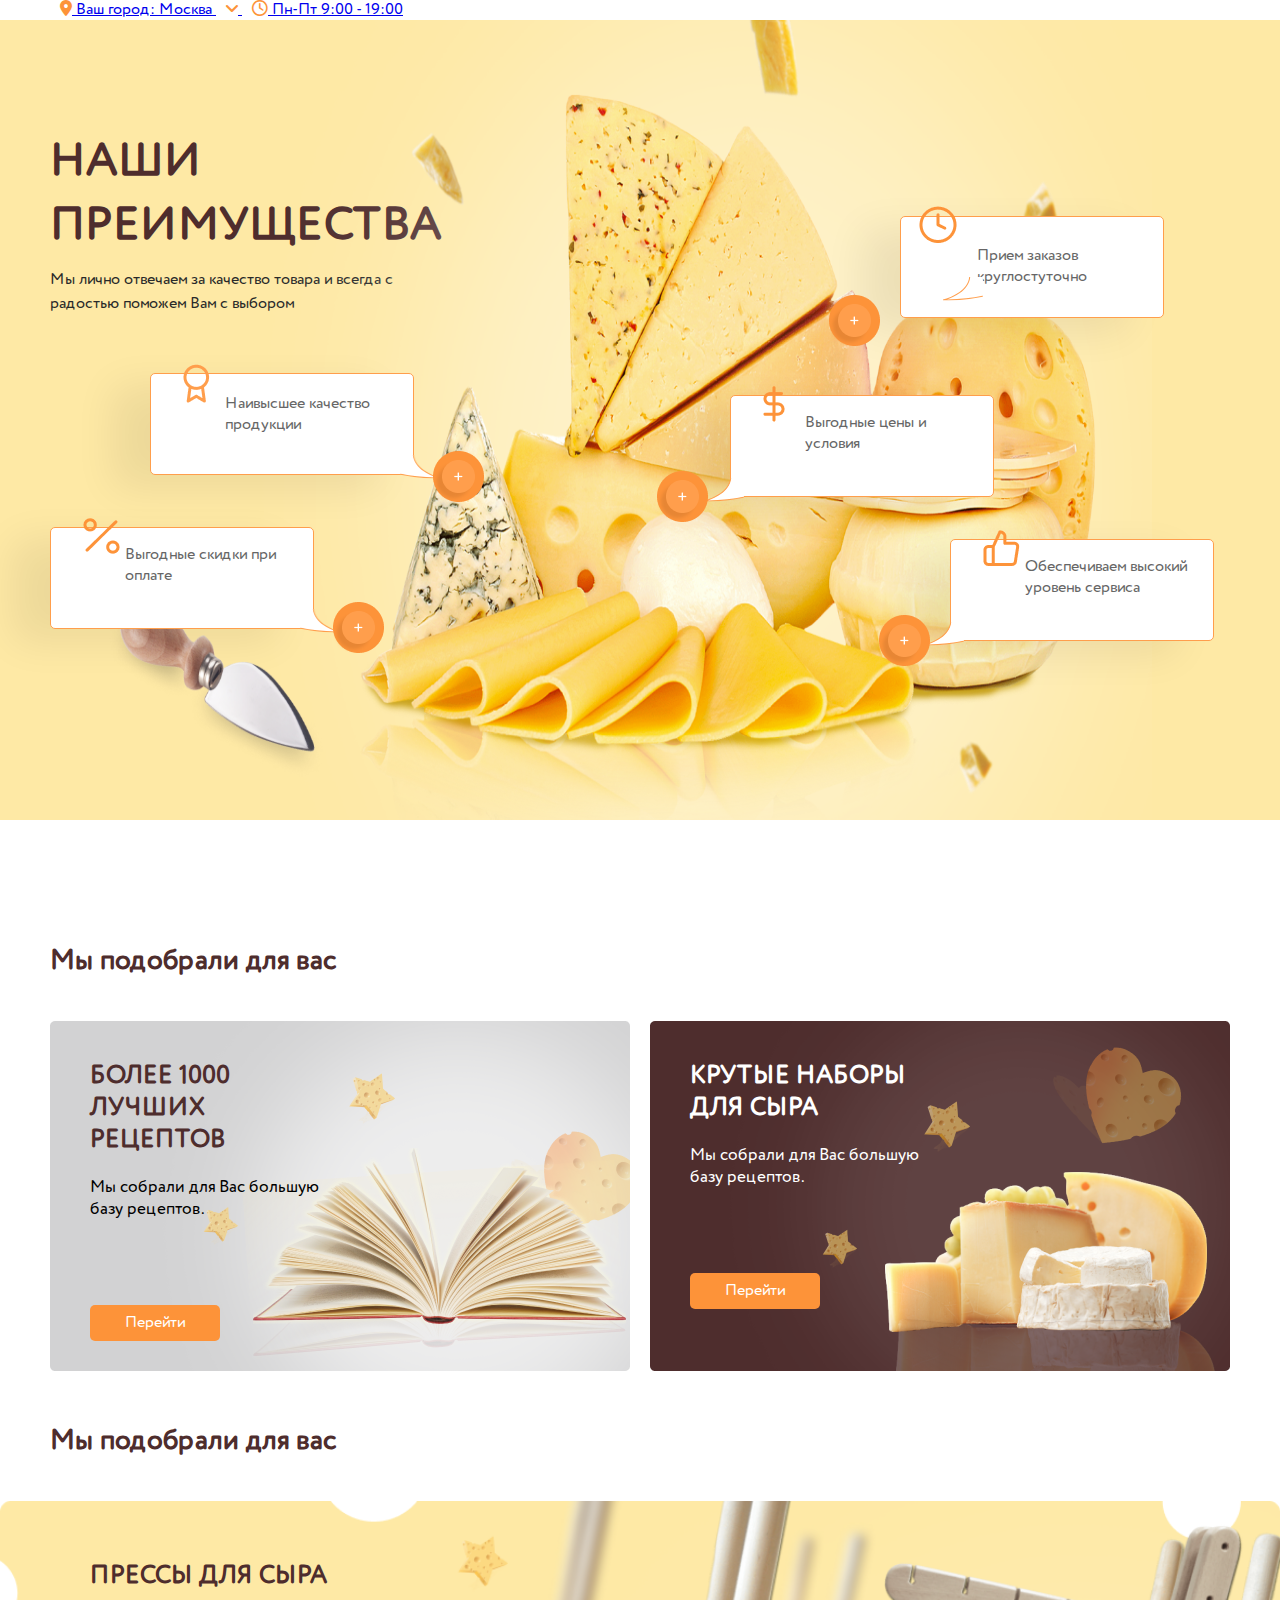
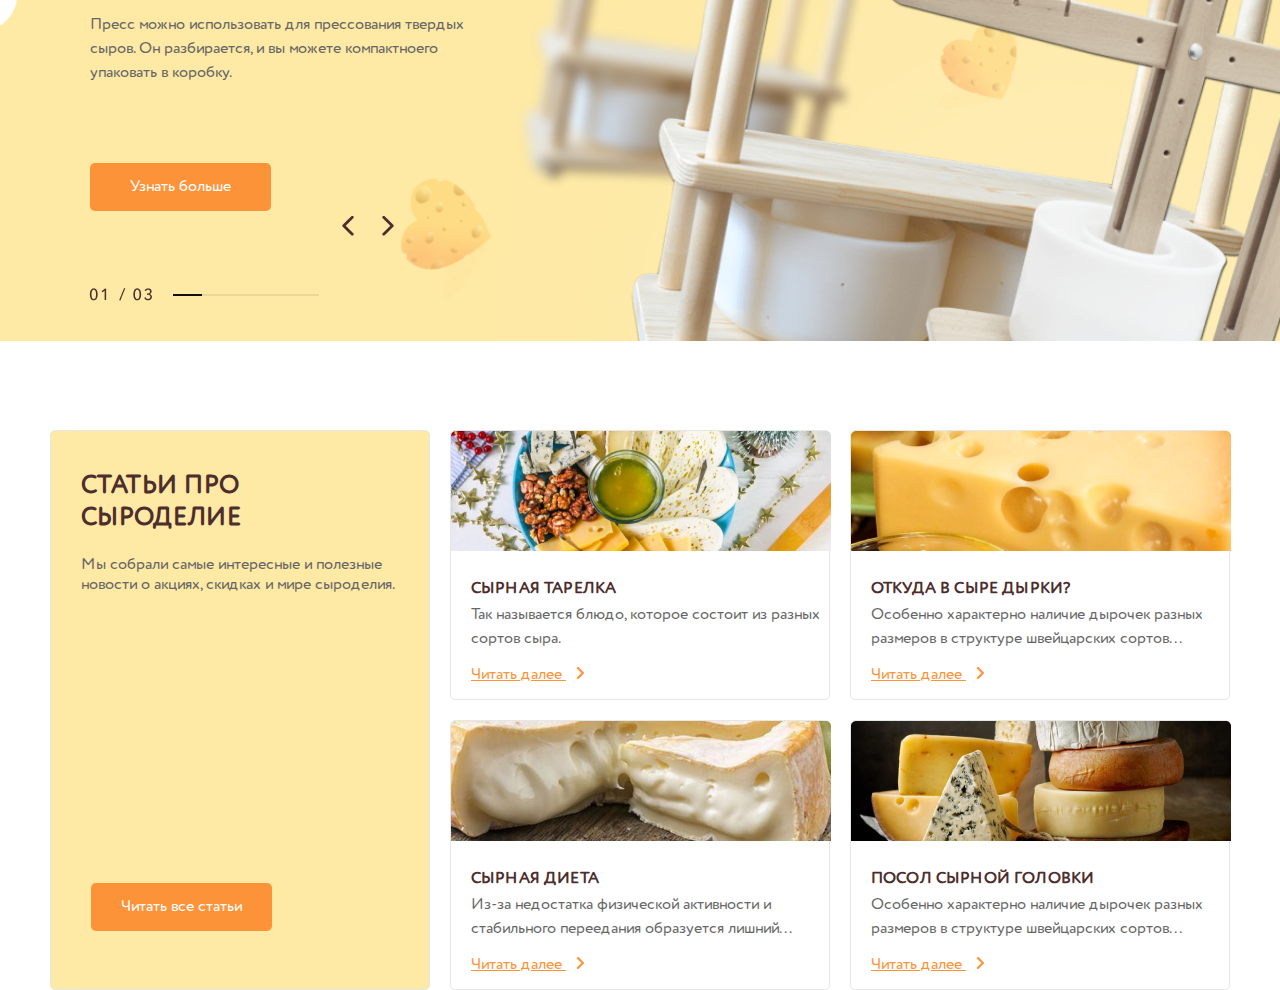
<file: index.html>
<!DOCTYPE html>
<html lang="en">

<head>
  <meta charset="UTF-8">
  <meta http-equiv="X-UA-Compatible" content="IE=edge">
  <meta name="viewport" content="width=device-width, initial-scale=1.0">
  <title>Git</title>
  <link rel="stylesheet" href="./css/all.min.css">
  <link rel="stylesheet" href="./fonts/stylesheet.css">
  <link rel="stylesheet" href="./css/style.css">

</head>

<body>
  <header class="header">
    <div class="header__top">
      <div class="container header__block">
        <div class="header__map">
          <a href="#" class="header__map-loc">
            <i class="fas fa-map-marker-alt"></i>
            Ваш город: Москва
            <i class="fas fa-angle-down"></i>
          </a>
          <a href="#" class="header__map-loc">
            <i class="far fa-clock"></i>
            Пн-Пт 9:00 - 19:00
          </a>
        </div>
      </div>
    </div>
    <nav class="header__nav">
      <!-- <h1>salom bu men</h1>
      <p>
        Lorem ipsum dolor sit amet consectetur adipisicing elit. Cum distinctio ab, numquam perferendis ducimus dolore error quod dignissimos in minus quidem, corrupti neque, quam officiis magni libero at nisi assumenda omnis. Rerum temporibus sint assumenda similique cumque qui illo impedit doloribus at quam hic perferendis, maiores magni consequatur facilis neque veritatis magnam quisquam in iusto deleniti fugit numquam. Blanditiis dolore, maiores necessitatibus quo id, est quidem deserunt, modi quaerat illo pariatur ratione eligendi optio vel. Veniam doloribus architecto laborum ipsa blanditiis nihil quia culpa quisquam delectus? Consequatur maiores qui blanditiis dicta architecto, ipsa unde dolorem eius? Fugit rem unde nam!
      </p> -->
    </nav>
  </header>


  <main>
    <section class="begzod">

    </section>

    <section class="nozim">
      <div class="nozim__top">
        <img class="top__in" src="./img/Mask Group (4).png" alt="">
        <div class="container">
          <h2 class="top__title">Наши преимущества</h2>
          <p class="top__text">Мы лично отвечаем за качество товара и всегда
            с радостью поможем Вам с выбором</p>
          <div class="card">
            <div class="card__item one">
              <a href="#" class="soat"><img src="./img/card soat.png" alt=""></a>
              <img class="svg" src="./img/icon10.svg" alt="">
              <a href="#"><img class="rise" src="./img/Rise +.png" alt=""></a>
              <p class="card__text">Прием заказов круглостуточно</p>
            </div>
            <div class="card__item two">
              <a href="#" class="soat "><img class="bayroq" src="./img/card-bayroq.png" alt=""></a>
              <img class="svg svg__two" src="./img/icon10.svg" alt="">
              <a href="#"><img class="rise rise__two" src="./img/Rise +.png" alt=""></a>
              <p class="card__text card__text-two">Наивысшее качество продукции</p>
            </div>
            <div class="card__item thre">
              <a href="#" class="soat "><img class="dollar" src="./img/card dollar.png" alt=""></a>
              <img class="svg svg__thre" src="./img/icon10.svg" alt="">
              <a href="#"><img class="rise rise__thre" src="./img/Rise +.png" alt=""></a>
              <p class="card__text card__text-two">Выгодные цены и условия</p>
            </div>
            <div class="card__item fou">
              <a href="#" class="soat "><img class="dollar" src="./img/card foiz.png" alt=""></a>
              <img class="svg svg__fou" src="./img/icon10.svg" alt="">
              <a href="#"><img class="rise rise__fou" src="./img/Rise +.png" alt=""></a>
              <p class="card__text card__text-two">Выгодные скидки при оплате</p>
            </div>
            <div class="card__item fie">
              <a href="#" class="soat "><img class="dollar" src="./img/class.png" alt=""></a>
              <img class="svg svg__four" src="./img/icon10.svg" alt="">
              <a href="#"><img class="rise rise__four" src="./img/Rise +.png" alt=""></a>
              <p class="card__text card__text-two">Обеспечиваем высокий уровень сервиса</p>
            </div>
          </div>

          <div class="nozim__main">
            <h1 class="nozim__title">Мы подобрали для вас</h1>
            <div class="image">
              <div class="one__img">
                <h1 class="img__title">более 1000 лучших рецептов</h1>
                <p class="img__text">Мы собрали для Вас большую
                  базу рецептов.</p>
                <a href="#" class="btn">Перейти</a>
              </div>
              <div class="two__img">
                <h1 class="img__title img__title-two">крутые Наборы для сыра</h1>
                <p class="img__text img__text-two">Мы собрали для Вас большую
                  базу рецептов.</p>
                <a href="#" class="btn">Перейти</a>
              </div>
            </div>
            <h1 class="nozim__title nozim__title-two">Мы подобрали для вас</h1>

          </div>
        </div>
        <div class="center__img">
          <div class="container">
            <h1 class="img__title center__title">Прессы для сыра</h1>
            <p class="img__text center__text">Пресс можно использовать для прессования твердых сыров. Он разбирается, и
              вы можете компактноего упаковать в коробку.</p>
            <a href="#" class="btn btn__two">Узнать больше</a>
            <a href="#"><img class="navigation" src="./img/Navigation.png" alt=""></a>
          </div>
        </div>
      </div>
      <div class="container">
        <div class="grid">
          <div class="grid__item">
            <h1 class="img__title grid__title">Статьи про сыроделие</h1>
            <p class="img__text grid__text">Мы собрали самые интересные и полезные новости о акциях, скидках и мире
              сыроделия.</p>
            <a href="#" class="btn grid__btn">Читать все статьи</a>
          </div>
          <div class="grid__item">
            <img src="./img/grid1.png" alt="">
            <h3 class="syro__title">Сырная тарелка</h3>
            <p class="syro__text">Так называется блюдо, которое состоит из разных сортов сыра. </p>
            <a href="#" class="chitat">Читать далее </a>
            <i class="fa-solid fa-angle-right"></i>
          </div>
          <div class="grid__item">
            <img src="./img/grid2.png" alt="">
            <h3 class="syro__title">Откуда в сыре дырки?</h3>
            <p class="syro__text">Особенно характерно наличие дырочек разных размеров в структуре швейцарских сортов...
            </p>
            <a href="#" class="chitat">Читать далее </a>
            <i class="fa-solid fa-angle-right"></i>
          </div>
          <div class="grid__item">
            <img src="./img/grid4.png" alt="">
            <h3 class="syro__title">Сырная диета</h3>
            <p class="syro__text">Из-за недостатка физической активности и стабильного переедания образуется лишний...
            </p>
            <a href="#" class="chitat">Читать далее </a>
            <i class="fa-solid fa-angle-right"></i>
          </div>
          <div class="grid__item">
            <img src="./img/grid5.png" alt="">
            <h3 class="syro__title">посол сырной головки</h3>
            <p class="syro__text">Особенно характерно наличие дырочек разных размеров в структуре швейцарских сортов...
            </p>
            <a href="#" class="chitat">Читать далее </a>
            <i class="fa-solid fa-angle-right"></i>
          </div>
        </div>
      </div>
    </section>

    <section class="saidamin">

    </section>



  </main>


  <footer class="footer">

  </footer>


</body>

</html>
</file>
<file: fonts/stylesheet.css>
@font-face {
    font-family: 'Circe Rounded';
    src: url('CirceRounded-Regular.woff2') format('woff2');
    font-weight: normal;
    font-style: normal;
    font-display: swap;
}

@font-face {
    font-family: 'Circe Rounded';
    src: url('CirceRounded-ExtraLight.woff2') format('woff2');
    font-weight: 200;
    font-style: normal;
    font-display: swap;
}

@font-face {
    font-family: 'Circe Rounded Alt';
    src: url('CirceRounded-AltBold.woff2') format('woff2');
    font-weight: bold;
    font-style: normal;
    font-display: swap;
}

@font-face {
    font-family: 'Roboto';
    src: url('Roboto-Medium.woff2') format('woff2');
    font-weight: 500;
    font-style: normal;
    font-display: swap;
}

@font-face {
    font-family: 'Roboto';
    src: url('Roboto-Regular.woff2') format('woff2');
    font-weight: normal;
    font-style: normal;
    font-display: swap;
}

@font-face {
    font-family: 'Roboto';
    src: url('Roboto-Bold.woff2') format('woff2');
    font-weight: bold;
    font-style: normal;
    font-display: swap;
}
</file>
<file: css/style.css>
* {
  margin: 0;
  padding: 0;
  box-sizing: border-box;
}

:root {
  --circle: 'Circe Rounded';
  --rob: 'Roboto';
}

body {
  font-family: var(--circle);
}

.container {
  max-width: 1200px;
  width: 100%;
  margin-left: auto;
  margin-right: auto;
  padding-left: 10px;
  padding-right: 10px;
}

.nozim__top{
  width: 100%;
  height: 800px;
  background: #FEE9A5;
}
.top__in{
  position: absolute;
  width: 90%;
  height: 800px;
  margin-left: auto;
  margin-right: auto;
}
.top__title{
  z-index: 1;
  width: 398px;
  padding-top: 110px;
  font-weight: 800;
  font-size: 46px;
  line-height: 64px;
  color: #4E2D2D;
  letter-spacing: 0.01em;
  text-transform: uppercase;
}
.top__text{
  margin-top: 10px;
  width: 383px;
  font-weight: 400;
  font-size: 16px;
  line-height: 24px;
  color: #292929;
}
.card{
  display: flex;
  flex-direction: column;
}
.card__item{
  z-index: 1;
  width: 264px;
  height: 102px;
  background: linear-gradient(270.54deg, #FFFFFF 0.46%, rgba(255, 255, 255, 0) 79.84%), #FFFFFF;
  border: 1px solid #FF9E4C;
  box-sizing: border-box;
  box-shadow: -37px 13px 40px rgba(0, 0, 0, 0.07);
  border-radius: 5px;
}
.svg{
  position: absolute;
  margin-top: 43px;
  margin-left: -138px;
}
.rise{
  position: absolute;
  margin-left: -128px;
  margin-top: 28px;
}

.one{
  display: flex;
  justify-content: center;
  align-items: center;
  margin-top: -100px;
  margin-left: 850px;
  margin-bottom: 80px;
}
.soat{
  margin-top: -80px;
}
.bayroq{
  margin-top: -10px;
  margin-left: 32px;
}

.card__text{
  width: 169px;
  font-weight: 400;
  font-size: 16px;
  line-height: 130%;
  color: #666;
  margin-left: 20px;
}
.card__text-two{
  margin-top: -15px;
  margin-left: 74px;
}
.svg__two{
  margin-left: 190px;
  margin-top: 81px;
  transform: rotateY(180deg) translateX(-0.2px);
}
.rise__two{
  margin-left: 223px;
  margin-top: 77px;
}
.two{
  margin-top: -25px;
  margin-left: 100px;
}
.thre{
  margin-top: -80px;
  margin-left: 680px;
  margin-bottom: 30px;
}
.dollar{
  margin-top: -10px;
  margin-left: 32px;
}
.svg__thre{
  margin-left: -81px;
  margin-top: 82px;

}
.rise__thre{
  margin-top: 75px;
  margin-left: -128px;
}
.fie{
  margin-top: -90px;
  margin-left: 900px;
}
.svg__fou{
  margin-left: 180px;
  margin-top: 81px;
  transform: rotateY(180deg) translateX(-0.2px);

}
.rise__fou{
  margin-left: 213px;
  margin-top: 74px;
}
.svg__four{
  margin-top: 82px;
  margin-left: -96px;
}
.rise__four{
  margin-top: 75px;
  margin-left: -141px;
}
.nozim__title{
  padding-top: 300px;
  font-weight: 800;
  font-size: 28px;
  line-height: 40px;
  letter-spacing: 0.01em;
  color: #4E2D2D;
}
.image{
  margin-top: 20px;
}
.one__img{
  position: absolute;
  background-image: url(../img/left__img.png);
  width: 580px;
  height: 350px;
}

.img__title{
  margin-top: 40px;
  margin-left: 40px;
  width: 250px;
  font-weight: 700;
  font-size: 25px;
  line-height: 32px;
  text-transform: uppercase;
  color: #4E2D2D;
}
.img__text{
  margin-top: 20px;
  margin-left: 40px;
  width: 230px;
  font-weight: 400;
  font-size: 17px;
  line-height: 130%;
  color: #000000;
  margin-bottom: 90px;
}
.btn{
  margin-left: 40px;
  text-decoration: none;
  padding: 10px 35px;
  background: #FD9339;
  border-radius: 5px;
  font-weight: 400;
  font-size: 16px;
  line-height: 24px;
  color: #FFFFFF;
}
.two__img{
  background-image: url(../img/right__img.png);
  width: 580px;
  height: 350px;
  margin-left: 600px;
}
.img__title-two{
  color: #FFFFFF;
  padding-top: 40px;
}
.img__text-two{
  color: #FFFFFF;
}
.nozim__title-two{
  padding-top: 50px;
}
.center__img{
  width: 100%;
  margin-top: 20px;
  background-image: url(../img/bacground.png);
  height: 440px;
  background-repeat: no-repeat;
  background-size: cover;
}
.center__title{
  padding-top: 60px;
}
.center__text{
  width: 383px;
  font-weight: 400;
  font-size: 16px;
  line-height: 24px;
  color: #666666;
}
.btn__two{
  margin-top: -40px;
  padding: 16px 40px;
}
.navigation{
  position: absolute;
  margin-left: -182px;
  margin-top: 40px;
}
.grid{
  position: relative;
  margin-top: 1210px;
  display: grid;
  grid-template-columns: repeat(3,380px);
  grid-auto-rows: 270px;
  grid-gap: 20px;
}
.grid__item{
  background: #FFFFFF;
  border: 1px solid #E7E7E7;
  box-sizing: border-box;
  border-radius: 5px
}
.grid__item:nth-of-type(1){
  grid-row: span 2;
  background: #FEE9A5;
}
.grid__title{
  margin-left: 30px;
  width: 316px;
}
.grid__text{
  width: 320px;
  margin-left: 30px;
  font-weight: 400;
  font-size: 16px;
  line-height: 20px;
  color: #666666;
  margin-bottom: 300px;
}
.grid__btn{
  padding: 16px 30px;
}
.syro__title{
  margin-top: 20px;
  margin-left: 20px;
  font-weight: 700;
  font-size: 16px;
  line-height: 24px;
  letter-spacing: 0.01em;
  text-transform: uppercase;
  color: #4E2D2D;
}
.syro__text{
  min-width: 330px;
  width: 100%;
  margin-left: 20px;
  margin-top: 2px;
  font-weight: 400;
  font-size: 16px;
  line-height: 24px;
  color: #000000;
  opacity: 0.6;
  margin-bottom: 12px;
}
.chitat{
  margin-left: 20px;
  font-weight: 400;
  font-size: 16px;
  line-height: 24px;
  text-decoration-line: underline;
  color: #FD9339;
}
i{
  color: #FD9339;
  margin-left: 10px;
}
</file>
